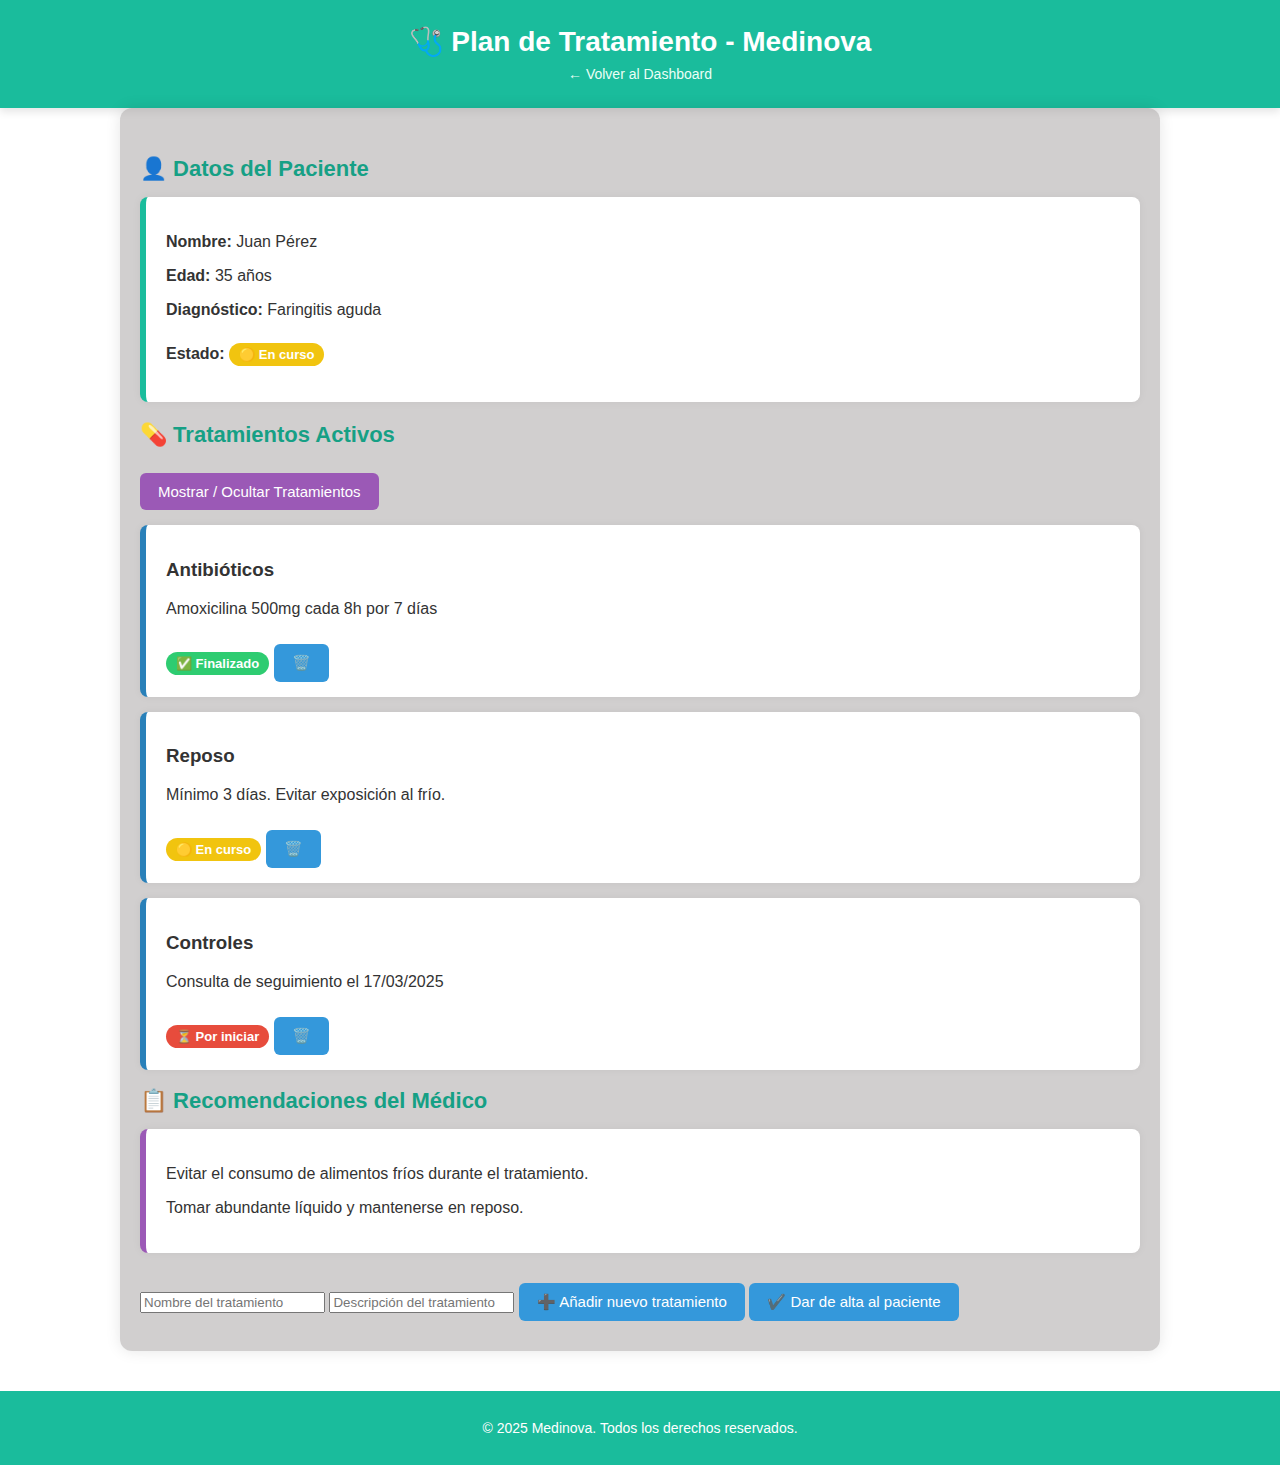
<file: Medinova/html/tratamiento.html>
<!DOCTYPE html>
<html lang="es">
<head>
  <meta charset="UTF-8" />
  <meta name="viewport" content="width=device-width, initial-scale=1.0"/>
  <title>Tratamiento - Medinova</title>
  <link rel="stylesheet" href="tratamiento.css" />
  <script defer src="tratamiento.js"></script>
</head>
<body>
  <header class="header">
    <h1>🩺 Plan de Tratamiento - Medinova</h1>
    <nav>
      <a href="dashboard.html">← Volver al Dashboard</a>
    </nav>
  </header>

  <main class="container">
    <!-- Datos del paciente -->
    <section class="patient-summary">
      <h2>👤 Datos del Paciente</h2>
      <div class="summary-box">
        <p><strong>Nombre:</strong> Juan Pérez</p>
        <p><strong>Edad:</strong> 35 años</p>
        <p><strong>Diagnóstico:</strong> Faringitis aguda</p>
        <p><strong>Estado:</strong>
          <span class="status-label en-progreso">🟡 En curso</span>
        </p>
      </div>
    </section>

    <!-- Tratamientos activos -->
    <section class="treatment-plan">
      <h2>💊 Tratamientos Activos</h2>
      <button class="toggle-button" onclick="toggleTratamientos()">Mostrar / Ocultar Tratamientos</button>

      <div id="tratamientos-activos" class="treatments-container">
        <!-- Tratamientos agregados dinámicamente -->
      </div>
    </section>

    <!-- Recomendaciones del médico -->
    <section class="doctor-notes">
      <h2>📋 Recomendaciones del Médico</h2>
      <div class="summary-box doctor">
        <p>Evitar el consumo de alimentos fríos durante el tratamiento.</p>
        <p>Tomar abundante líquido y mantenerse en reposo.</p>
      </div>
    </section>

    <!-- Acciones interactivas -->
    <section class="acciones">
      <input type="text" id="nuevoNombre" placeholder="Nombre del tratamiento" />
      <input type="text" id="nuevaDescripcion" placeholder="Descripción del tratamiento" />
      <button id="btnAgregar">➕ Añadir nuevo tratamiento</button>
      <button id="btnAlta">✔️ Dar de alta al paciente</button>
    </section>
  </main>

  <footer class="footer">
    <p>&copy; 2025 Medinova. Todos los derechos reservados.</p>
  </footer>

  <div id="toast-container"></div>
</body>
</html>
</file>
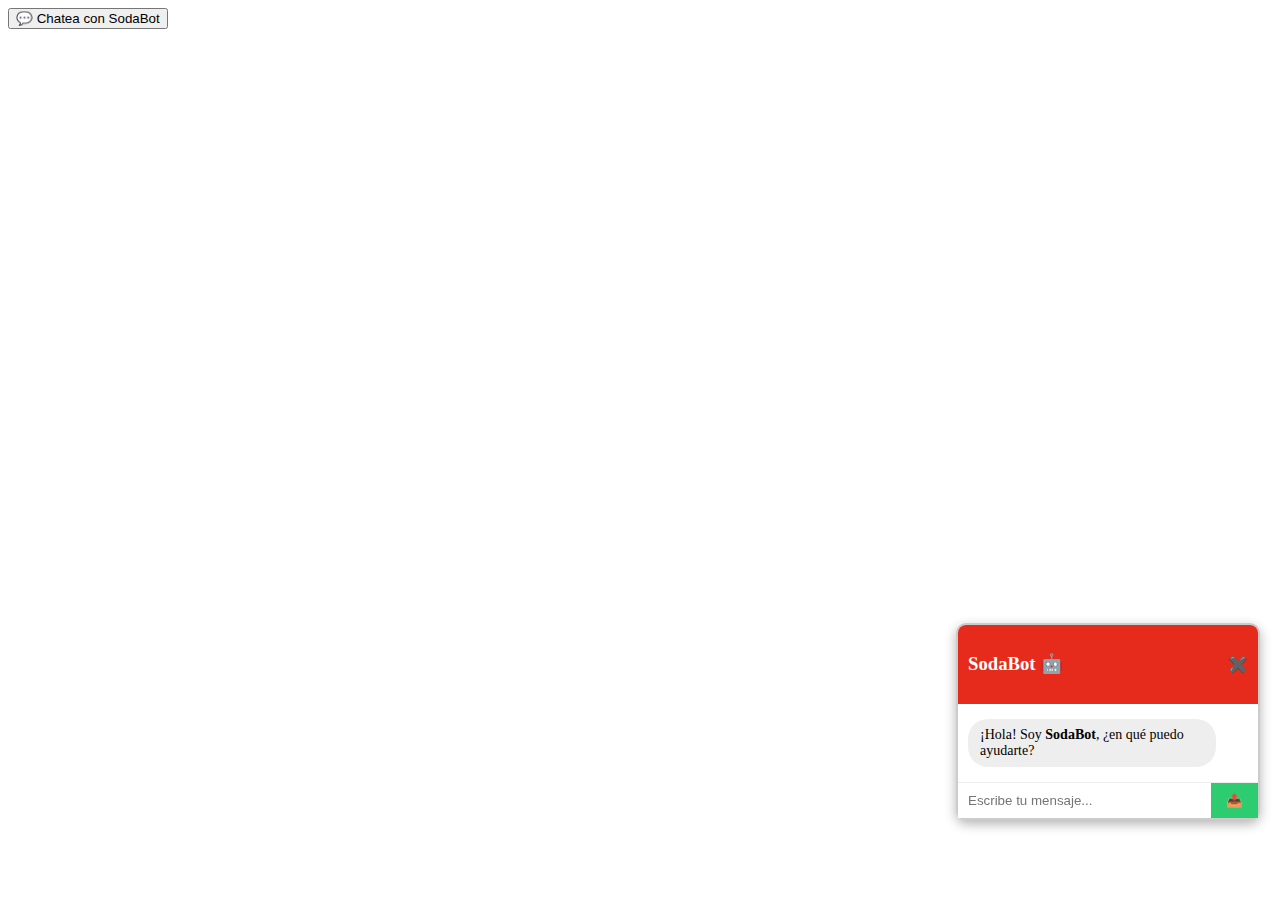
<file: SodaLimon/html/sodabot.html>
<!DOCTYPE html>
<html lang="es">
<head>
  <meta charset="UTF-8">
  <title>SodaBot - Chat</title>
  <link rel="stylesheet" href="sodabot.css">
</head>
<body>


<button id="openChatBtn" onclick="toggleChat()">💬 Chatea con SodaBot</button>

<div class="chat-box" id="chatBox">
  <div class="chat-header">
    <h3>SodaBot 🤖</h3>
    <span onclick="toggleChat()" style="cursor:pointer;">✖️</span>
  </div>
  <div class="chat-body" id="chatBody">
    <div class="bot-msg">¡Hola! Soy <strong>SodaBot</strong>, ¿en qué puedo ayudarte?</div>
  </div>
  <div class="chat-input">
    <input type="text" id="userInput" placeholder="Escribe tu mensaje..." onkeydown="handleKey(event)" />
    <button onclick="sendMessage()">📤</button>
  </div>
</div>

<script src="sodabot.js"></script>
</body>
</html>
</file>
<file: SodaLimon/html/sodabot.css>
.chat-btn {
  position: fixed;
  bottom: 20px;
  right: 20px;
  background-color: #fd2010;
  border: none;
  border-radius: 50%;
  padding: 15px;
  font-size: 24px;
  color: white;
  cursor: pointer;
  box-shadow: 0 4px 8px rgba(0,0,0,0.2);
  z-index: 1000;
}

.chat-box {
  position: fixed;
  bottom: 80px;
  right: 20px;
  width: 300px;
  max-height: 400px;
  background: white;
  border: 2px solid #ccc;
  border-radius: 10px;
  display: none;
  flex-direction: column;
  box-shadow: 0 4px 12px rgba(0,0,0,0.3);
  z-index: 999;
  display: flex;
  flex-direction: column;
}

.chat-header {
  background: #e62a1c;
  color: white;
  padding: 10px;
  font-weight: bold;
  display: flex;
  justify-content: space-between;
  align-items: center;
  border-top-left-radius: 8px;
  border-top-right-radius: 8px;
}

.chat-body {
  padding: 10px;
  overflow-y: auto;
  flex-grow: 1;
  font-size: 14px;
}

.chat-input {
  display: flex;
  border-top: 1px solid #eee;
}

.chat-input input {
  flex: 1;
  padding: 10px;
  border: none;
  outline: none;
}

.chat-input button {
  background: #2ecc71;
  border: none;
  color: white;
  padding: 10px 15px;
  cursor: pointer;
}

.bot-msg, .user-msg {
  margin: 5px 0;
  padding: 8px 12px;
  border-radius: 20px;
  max-width: 80%;
}

.bot-msg {
  background: #eee;
  align-self: flex-start;
}

.user-msg {
  background: #2ecc71;
  color: white;
  align-self: flex-end;
  margin-left: auto;
}


@keyframes flotar {
  0%   { transform: translateY(0); }
  50%  { transform: translateY(-10px); }
  100% { transform: translateY(0); }
}
</file>
<file: Medinova/html/tratamiento.css>
/* Reset y fuente base */
body {
  margin: 0;
  font-family: 'Segoe UI', sans-serif;
  background: #f7f9fc;
  color: #333;
}

/* Header */
.header {
  background-color: #1abc9c;
  color: white;
  text-align: center;
  padding: 25px 10px;
  box-shadow: 0 4px 8px rgba(0, 0, 0, 0.1);
}

.header h1 {
  margin: 0;
  font-size: 28px;
}

.header nav a {
  color: #eafff6;
  font-size: 14px;
  text-decoration: none;
  margin-top: 8px;
  display: inline-block;
  transition: color 0.3s ease;
}
.header nav a:hover {
  color: #ffffff;
}

/* Contenedor principal */
.container {
  max-width: 1000px;
  margin: auto;
  padding: 30px 20px;
}

/* Títulos */
h2 {
  color: #16a085;
  margin-bottom: 15px;
  font-size: 22px;
}

/* Caja resumen del paciente y notas */
.summary-box {
  background: #ffffff;
  border-left: 6px solid #1abc9c;
  padding: 20px;
  border-radius: 8px;
  margin-bottom: 20px;
  box-shadow: 0 0 10px rgba(0,0,0,0.05);
  transition: transform 0.3s ease;
}
.summary-box:hover {
  transform: scale(1.01);
}
.summary-box.doctor {
  border-left-color: #9b59b6;
}

/* Tratamientos */
.treatments-container {
  display: flex;
  flex-direction: column;
  gap: 15px;
  margin-top: 15px;
}

.treatment-card {
  background: #ffffff;
  border-left: 6px solid #2980b9;
  padding: 15px 20px;
  border-radius: 8px;
  box-shadow: 0 0 8px rgba(0,0,0,0.05);
  transition: transform 0.3s ease;
}
.treatment-card:hover {
  transform: scale(1.01);
}
.treatment-card.warning {
  border-left-color: #e67e22;
}
.treatment-card.follow-up {
  border-left-color: #9b59b6;
}

/* Estado del tratamiento */
.status-label {
  display: inline-block;
  margin-top: 8px;
  padding: 4px 10px;
  border-radius: 12px;
  font-size: 13px;
  font-weight: bold;
  color: white;
}

.status-label.en-progreso {
  background-color: #f1c40f;
}

.status-label.pendiente {
  background-color: #e74c3c;
}

.status-label.completado {
  background-color: #2ecc71;
}

/* Botones */
button {
  padding: 10px 18px;
  background-color: #3498db;
  border: none;
  color: white;
  border-radius: 6px;
  font-size: 15px;
  cursor: pointer;
  margin-top: 10px;
  transition: background-color 0.3s ease;
}
button:hover {
  background-color: #2980b9;
}

.toggle-button {
  background-color: #9b59b6;
}
.toggle-button:hover {
  background-color: #8e44ad;
}

body {
  margin: 0;
  font-family: 'Segoe UI', sans-serif;
  background: url('https://cloudfront-us-east-1.images.arcpublishing.com/semana/R6TUEN5PBZBNLOK3C5UZ4C6AAQ.jpg') no-repeat center center fixed;
  background-size: cover;
  color: #333;
}

.container {
  max-width: 1000px;
  margin: auto;
  padding: 30px 20px;
  background-color: rgba(150, 145, 145, 0.438); /* blanco con transparencia */
  border-radius: 12px;
  box-shadow: 0 0 15px rgba(0, 0, 0, 0.1);
}



.toast {
  position: fixed;
  bottom: 30px;
  left: 50%;
  transform: translateX(-50%);
  background-color: #1abc9c;
  color: white;
  padding: 12px 20px;
  border-radius: 6px;
  opacity: 0;
  transition: opacity 0.3s ease-in-out;
  z-index: 9999;
  font-weight: bold;
}

.toast.show {
  opacity: 1;
}









/* Footer */
.footer {
  background-color: #1abc9c;
  color: white;
  text-align: center;
  padding: 15px 0;
  margin-top: 40px;
  font-size: 14px;
}
</file>
